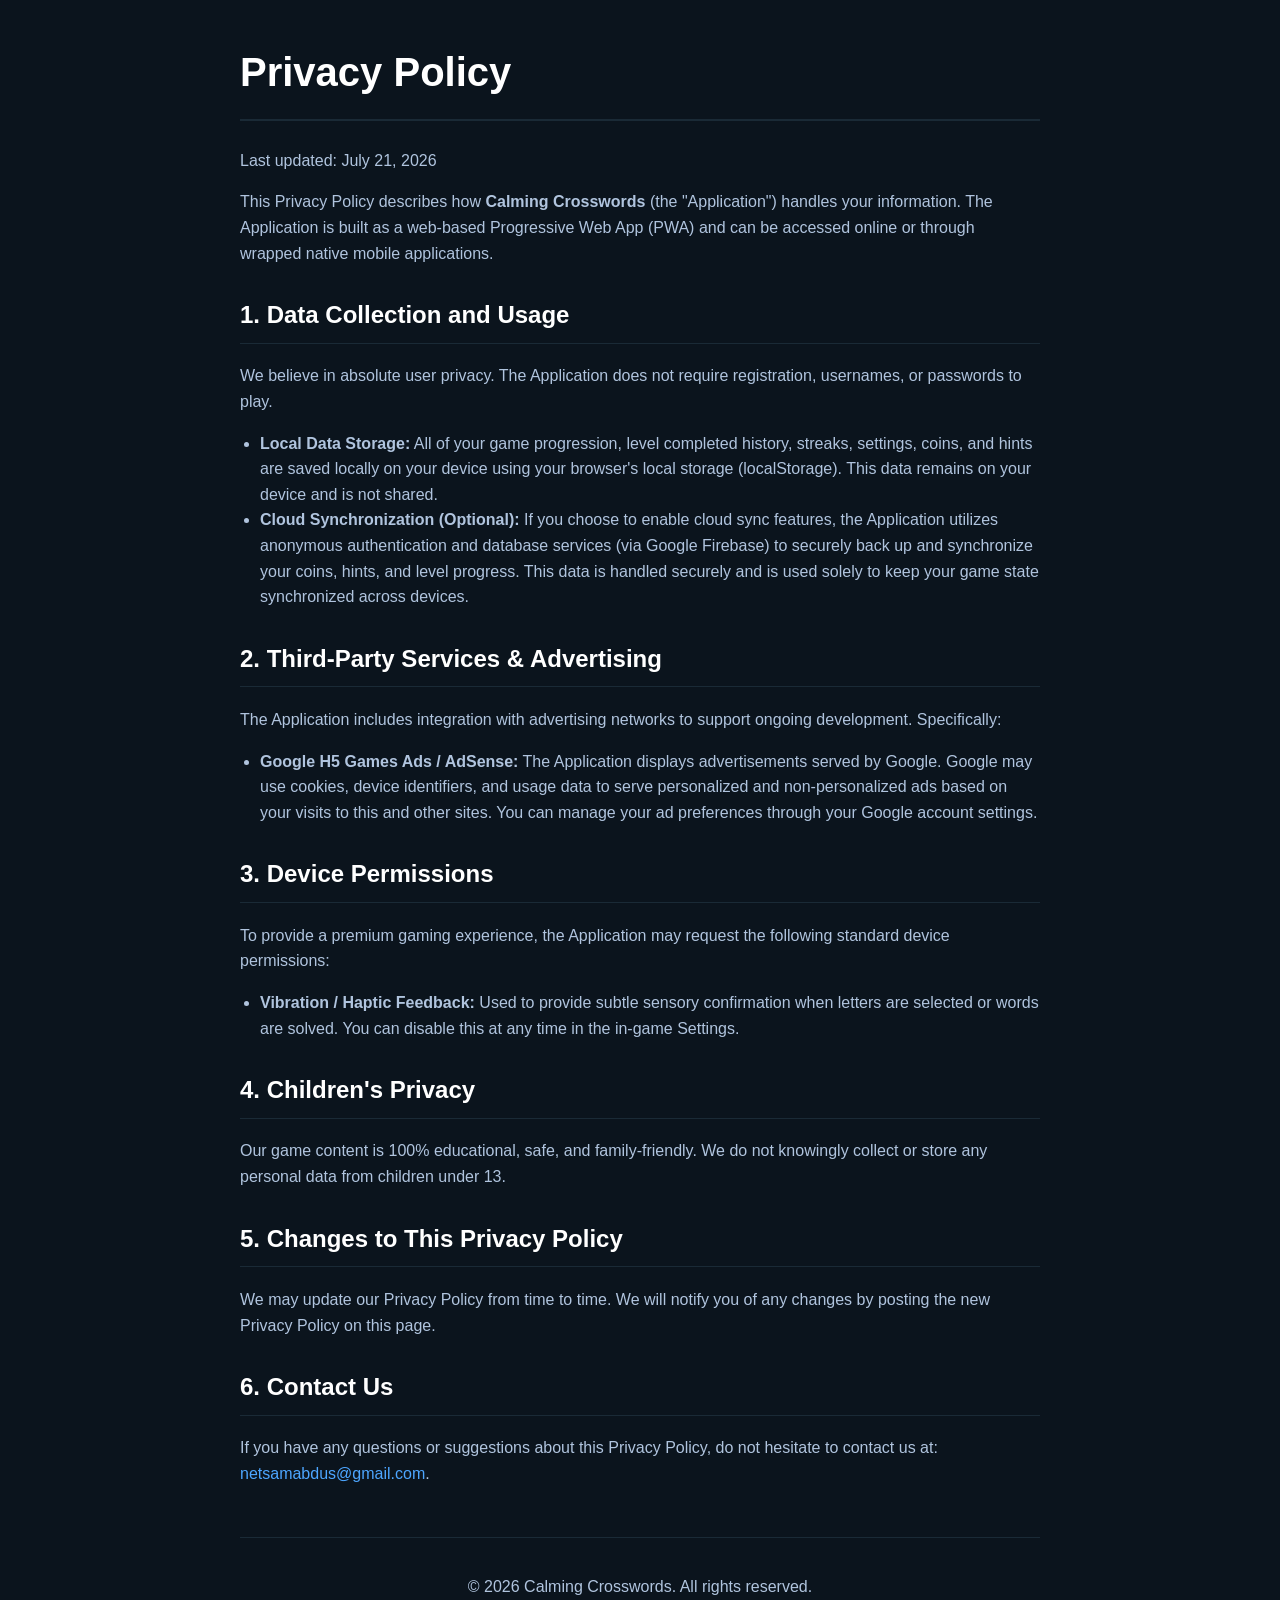
<file: privacy.html>
<!DOCTYPE html>
<html lang="en">
<head>
  <meta charset="UTF-8">
  <meta name="viewport" content="width=device-width, initial-scale=1.0">
  <title>Privacy Policy - Calming Crosswords</title>
  <style>
    body {
      font-family: -apple-system, BlinkMacSystemFont, "Segoe UI", Roboto, Helvetica, Arial, sans-serif;
      line-height: 1.6;
      color: #eaeaea;
      background-color: #0b141d;
      margin: 0;
      padding: 0;
    }
    .container {
      max-width: 800px;
      margin: 0 auto;
      padding: 40px 20px;
    }
    h1 {
      color: #ffffff;
      font-size: 2.5rem;
      border-bottom: 2px solid #1a2a36;
      padding-bottom: 15px;
      margin-top: 0;
    }
    h2 {
      color: #ffffff;
      font-size: 1.5rem;
      margin-top: 30px;
      border-bottom: 1px solid #1a2a36;
      padding-bottom: 8px;
    }
    p, li {
      color: #b0c4de;
      font-size: 1rem;
    }
    ul {
      padding-left: 20px;
    }
    .footer {
      margin-top: 50px;
      padding-top: 20px;
      border-top: 1px solid #1a2a36;
      text-align: center;
      font-size: 0.85rem;
      color: #88a0c0;
    }
    a {
      color: #4da6ff;
      text-decoration: none;
    }
    a:hover {
      text-decoration: underline;
    }
  </style>
</head>
<body>
  <div class="container">
    <h1>Privacy Policy</h1>
    <p>Last updated: July 21, 2026</p>
    <p>This Privacy Policy describes how <strong>Calming Crosswords</strong> (the "Application") handles your information. The Application is built as a web-based Progressive Web App (PWA) and can be accessed online or through wrapped native mobile applications.</p>

    <h2>1. Data Collection and Usage</h2>
    <p>We believe in absolute user privacy. The Application does not require registration, usernames, or passwords to play.</p>
    <ul>
      <li><strong>Local Data Storage:</strong> All of your game progression, level completed history, streaks, settings, coins, and hints are saved locally on your device using your browser's local storage (localStorage). This data remains on your device and is not shared.</li>
      <li><strong>Cloud Synchronization (Optional):</strong> If you choose to enable cloud sync features, the Application utilizes anonymous authentication and database services (via Google Firebase) to securely back up and synchronize your coins, hints, and level progress. This data is handled securely and is used solely to keep your game state synchronized across devices.</li>
    </ul>

    <h2>2. Third-Party Services & Advertising</h2>
    <p>The Application includes integration with advertising networks to support ongoing development. Specifically:</p>
    <ul>
      <li><strong>Google H5 Games Ads / AdSense:</strong> The Application displays advertisements served by Google. Google may use cookies, device identifiers, and usage data to serve personalized and non-personalized ads based on your visits to this and other sites. You can manage your ad preferences through your Google account settings.</li>
    </ul>

    <h2>3. Device Permissions</h2>
    <p>To provide a premium gaming experience, the Application may request the following standard device permissions:</p>
    <ul>
      <li><strong>Vibration / Haptic Feedback:</strong> Used to provide subtle sensory confirmation when letters are selected or words are solved. You can disable this at any time in the in-game Settings.</li>
    </ul>

    <h2>4. Children's Privacy</h2>
    <p>Our game content is 100% educational, safe, and family-friendly. We do not knowingly collect or store any personal data from children under 13.</p>

    <h2>5. Changes to This Privacy Policy</h2>
    <p>We may update our Privacy Policy from time to time. We will notify you of any changes by posting the new Privacy Policy on this page.</p>

    <h2>6. Contact Us</h2>
    <p>If you have any questions or suggestions about this Privacy Policy, do not hesitate to contact us at: <a href="mailto:netsamabdus@gmail.com">netsamabdus@gmail.com</a>.</p>

    <div class="footer">
      <p>&copy; 2026 Calming Crosswords. All rights reserved.</p>
    </div>
  </div>
</body>
</html>
</file>
